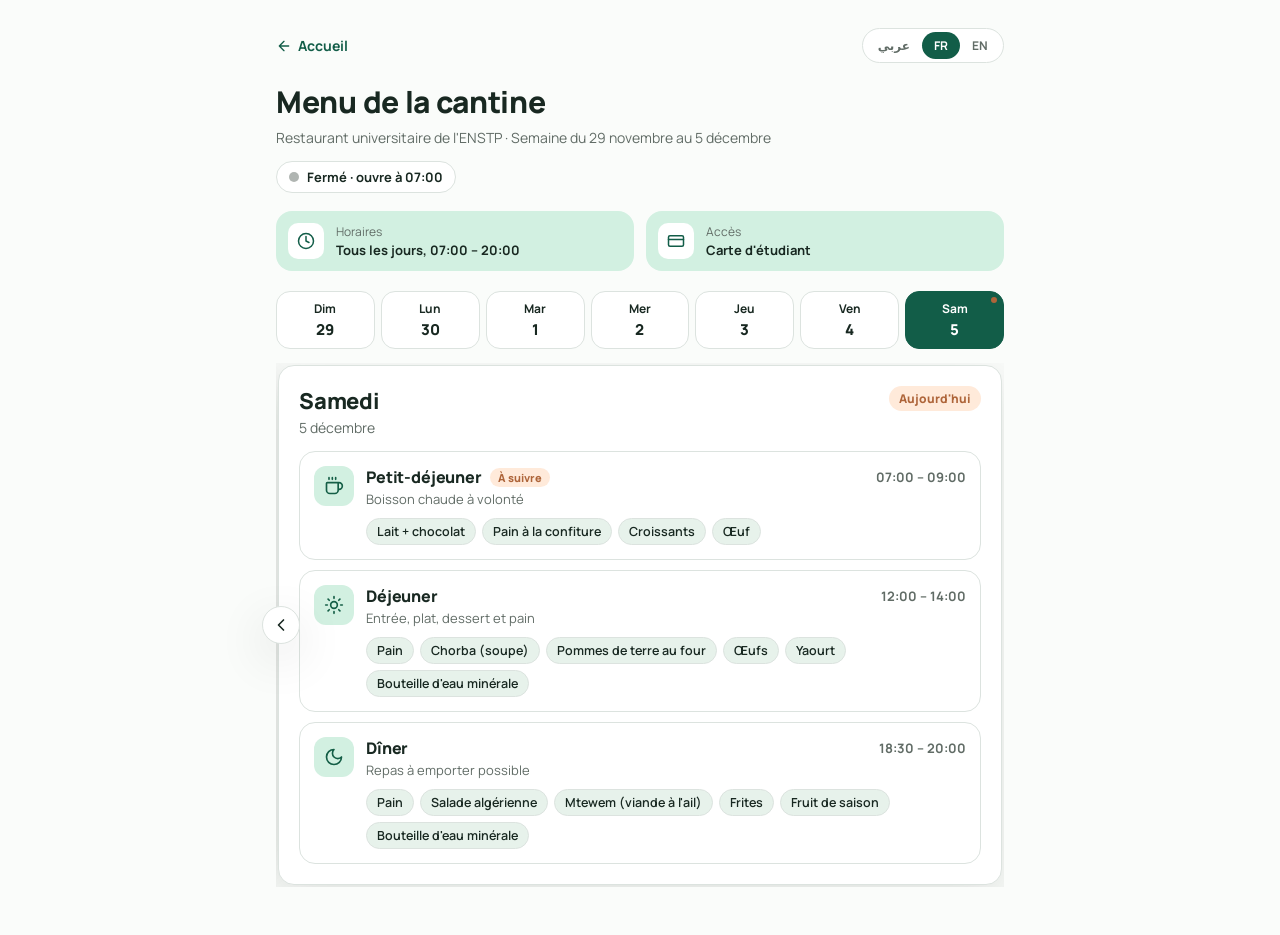
<file: cantine.html>
<!DOCTYPE html>
<html lang="fr">
<head>
<meta charset="UTF-8">
<meta name="viewport" content="width=device-width, initial-scale=1">
<title>Menu de la cantine — ENSTP 360</title>
<link rel="preconnect" href="https://fonts.googleapis.com">
<link rel="preconnect" href="https://fonts.gstatic.com" crossorigin>
<link href="https://fonts.googleapis.com/css2?family=Manrope:wght@400;500;600;700;800&family=Cairo:wght@400;600;700&display=swap" rel="stylesheet">
<style>
:root{--background:oklch(.989 .003 155);--foreground:oklch(.26 .025 166);--card:oklch(1 0 0);--primary:oklch(.43 .079 169);--primary-foreground:oklch(1 0 0);--secondary:oklch(.95 .014 161);--muted:oklch(.965 .004 160);--muted-foreground:oklch(.52 .016 161);--border:oklch(.91 .009 159);--mint:oklch(.93 .038 163);--mint-ink:oklch(.43 .08 167);--peach:oklch(.95 .032 58);--peach-ink:oklch(.58 .11 50);--shadow:0 15px 50px oklch(.2 .02 160 / .12)}
html.dark{color-scheme:dark;--background:oklch(.17 .018 170);--foreground:oklch(.95 .01 160);--card:oklch(.22 .022 170);--primary:oklch(.74 .11 165);--primary-foreground:oklch(.17 .03 170);--secondary:oklch(.28 .022 170);--muted:oklch(.26 .02 170);--muted-foreground:oklch(.74 .02 165);--border:oklch(1 0 0 / 12%);--mint:oklch(.32 .05 165);--mint-ink:oklch(.85 .08 165);--peach:oklch(.32 .05 58);--peach-ink:oklch(.87 .08 58);--shadow:0 15px 50px oklch(0 0 0 / .4)}
*{box-sizing:border-box}
*,*::before{transition:background-color .45s cubic-bezier(.4,0,.2,1),color .45s cubic-bezier(.4,0,.2,1),border-color .45s cubic-bezier(.4,0,.2,1)}
body{margin:0;background:var(--background);color:var(--foreground);font-family:'Manrope',system-ui,sans-serif;font-size:14px}
body.ar{font-family:'Cairo','Manrope',sans-serif}
h1,h2,h3{margin:0;font-weight:800;letter-spacing:-.01em}
button{font:inherit;cursor:pointer;color:inherit}
button:focus-visible,a:focus-visible{outline:2px solid var(--primary);outline-offset:2px}
.wrap{max-width:768px;margin:0 auto;padding:28px 20px 48px}
.top{display:flex;justify-content:space-between;align-items:center;gap:12px}
.back{display:inline-flex;align-items:center;gap:6px;color:var(--primary);font-weight:700;text-decoration:none}.back svg{width:16px;height:16px}
body.ar .back svg{transform:scaleX(-1)}
.lang{display:inline-flex;border:1px solid var(--border);border-radius:999px;padding:3px;background:var(--card)}
.lang button{border:0;background:none;padding:5px 12px;border-radius:999px;font-weight:700;font-size:12px;color:var(--muted-foreground)}
.lang button.on{background:var(--primary);color:var(--primary-foreground)}
h1{font-size:30px;margin-top:18px}
.sub{color:var(--muted-foreground);margin:6px 0 0}
.status{margin-top:14px;display:inline-flex;align-items:center;gap:8px;background:var(--card);border:1px solid var(--border);border-radius:999px;padding:6px 12px;font-weight:700;font-size:13px}
.dot{position:relative;width:10px;height:10px;border-radius:50%;background:color-mix(in oklab,var(--muted-foreground) 50%,transparent)}
.dot.on{background:var(--primary)}
.dot.on::after{content:"";position:absolute;inset:0;border-radius:50%;background:var(--primary);animation:ping 1.6s cubic-bezier(0,0,.2,1) infinite}
@keyframes ping{75%,100%{transform:scale(2.4);opacity:0}}
@media (prefers-reduced-motion:reduce){.dot.on::after{animation:none}}
.info{display:grid;gap:12px;margin-top:18px;grid-template-columns:1fr 1fr}
.tile{display:flex;align-items:center;gap:12px;background:var(--mint);border-radius:16px;padding:12px}
.tile .ic{width:36px;height:36px;border-radius:10px;background:var(--card);color:var(--primary);display:grid;place-items:center;flex-shrink:0}
.ic svg{width:18px;height:18px}
.tile small{display:block;font-size:12px;color:var(--muted-foreground)}.tile b{font-size:13px}
.tabs{display:grid;grid-template-columns:repeat(7,1fr);gap:6px;margin-top:20px}
.tab{position:relative;border:1px solid var(--border);background:var(--card);border-radius:14px;padding:8px 2px;font-weight:700;font-size:12px;display:flex;flex-direction:column;align-items:center;gap:2px}
.tab small{font-size:15px;font-weight:800}
.tab.sel{background:var(--primary);color:var(--primary-foreground);border-color:var(--primary)}
.tab i{position:absolute;top:5px;inset-inline-end:6px;width:6px;height:6px;border-radius:50%;background:var(--peach-ink)}
.stage{position:relative;margin-top:14px}
.viewport{display:flex;overflow-x:auto;scroll-snap-type:x mandatory;scrollbar-width:none;direction:ltr}
.viewport::-webkit-scrollbar{display:none}
.slide{flex:0 0 100%;scroll-snap-align:start;padding:2px}
body.ar .slide{direction:rtl}
.card{background:var(--card);border:1px solid var(--border);border-radius:16px;box-shadow:var(--shadow);padding:20px}
.head{display:flex;justify-content:space-between;align-items:flex-start;gap:10px;margin-bottom:14px}
.head h2{font-size:22px}.date{margin:2px 0 0;color:var(--muted-foreground)}
.today-badge{background:var(--peach);color:var(--peach-ink);font-weight:800;font-size:12px;border-radius:999px;padding:4px 10px}
.meals{display:grid;gap:10px}
.meal{display:flex;gap:12px;border:1px solid var(--border);border-radius:16px;padding:14px}
.meal.now{border-color:var(--primary);background:color-mix(in oklab,var(--primary) 8%,var(--card))}
.meal.done{opacity:.6}
.meal .icon{width:40px;height:40px;border-radius:12px;background:var(--mint);color:var(--mint-ink);display:grid;place-items:center;flex-shrink:0}
.meal .icon svg{width:20px;height:20px}
.meal .body{flex:1;min-width:0}
.row{display:flex;justify-content:space-between;gap:8px;flex-wrap:wrap;align-items:center}
.title{display:flex;align-items:center;gap:8px;flex-wrap:wrap}.title h3{font-size:16px}
.time{color:var(--muted-foreground);font-weight:700;font-size:13px}
.tag{font-size:11px;font-weight:800;border-radius:999px;padding:2px 8px}
.tag.now{background:var(--primary);color:var(--primary-foreground)}
.tag.next{background:var(--peach);color:var(--peach-ink)}
.tag.done{background:var(--muted);color:var(--muted-foreground)}
.info2{color:var(--muted-foreground);font-size:13px;margin-top:2px}
.chips{display:flex;flex-wrap:wrap;gap:6px;margin-top:10px}
.chips span{background:var(--secondary);border:1px solid var(--border);border-radius:999px;padding:4px 10px;font-size:12.5px;font-weight:600}
.nav{position:absolute;top:50%;transform:translateY(-50%);width:38px;height:38px;border-radius:50%;border:1px solid var(--border);background:var(--card);box-shadow:var(--shadow);display:grid;place-items:center}
.nav.l{left:-14px}.nav.r{right:-14px}.nav:disabled{opacity:0;pointer-events:none}
@media (max-width:640px){.nav{display:none}.info{grid-template-columns:1fr}h1{font-size:24px}.tab{font-size:10px}.tab small{font-size:13px}}
.reset{display:none;margin:14px auto 0;border:1px solid var(--border);background:var(--card);border-radius:999px;padding:8px 16px;font-weight:700;color:var(--primary)}
.reset.show{display:block}
body.embed .back{visibility:hidden}body.embed .top{padding-inline-end:44px}body.embed .wrap{padding-top:16px}
</style>
<script>try{var q=new URLSearchParams(location.search);if(q.get("dark")==="1"||(parent!==window&&parent.document.documentElement.classList.contains("dark")))document.documentElement.classList.add("dark")}catch(e){}</script>
</head>
<body>
<div class="wrap">
  <div class="top"><a class="back" href="index.html"><svg viewBox="0 0 24 24" fill="none" stroke="currentColor" stroke-width="2" stroke-linecap="round" stroke-linejoin="round"><path d="M19 12H5M12 19l-7-7 7-7"/></svg> <span id="t-back">Accueil</span></a>
  <div class="lang" role="group" aria-label="Langue / Language / اللغة"><button data-l="ar" lang="ar">عربي</button><button data-l="fr">FR</button><button data-l="en">EN</button></div></div>
  <h1 id="t-title">Menu de la cantine</h1>
  <p class="sub" id="week">Restaurant universitaire de l'ENSTP</p>
  <div class="status" aria-live="polite"><span class="dot" id="dot"></span><span id="open">Horaires : 07:00 – 20:00</span></div>

  <div class="info">
    <div class="tile"><div class="ic"><svg viewBox="0 0 24 24" fill="none" stroke="currentColor" stroke-width="2" stroke-linecap="round" stroke-linejoin="round"><circle cx="12" cy="12" r="10"/><path d="M12 6v6l4 2"/></svg></div><div><small id="t-hours">Horaires</small><b id="t-hoursv">Tous les jours, 07:00 – 20:00</b></div></div>
    <div class="tile"><div class="ic"><svg viewBox="0 0 24 24" fill="none" stroke="currentColor" stroke-width="2" stroke-linecap="round" stroke-linejoin="round"><rect x="2" y="5" width="20" height="14" rx="2"/><path d="M2 10h20"/></svg></div><div><small id="t-access">Accès</small><b id="t-accessv">Carte d'étudiant</b></div></div>
  </div>

  <div class="tabs" id="tabs" role="tablist" aria-label="Jours de la semaine"></div>
  <div class="stage">
    <div class="viewport" id="viewport"></div>
    <button class="nav l" id="prev" aria-label="Jour précédent"><svg viewBox="0 0 24 24" fill="none" stroke="currentColor" stroke-width="2" stroke-linecap="round" stroke-linejoin="round" style="width:20px;height:20px"><path d="M15 18l-6-6 6-6"/></svg></button>
    <button class="nav r" id="next" aria-label="Jour suivant"><svg viewBox="0 0 24 24" fill="none" stroke="currentColor" stroke-width="2" stroke-linecap="round" stroke-linejoin="round" style="width:20px;height:20px"><path d="M9 18l6-6-6-6"/></svg></button>
  </div>
  <button class="reset" id="reset"></button>
</div>

<script>
  /* ================== LANGUAGES ================== */
  const L = {
    fr: { loc: "fr-FR", back: "Accueil", title: "Menu de la cantine", sub: "Restaurant universitaire de l'ENSTP",
      weekSame: (a,b,m) => `Semaine du ${a} au ${b} ${m}`, weekDiff: (a,b) => `Semaine du ${a} au ${b}`,
      open: c => `Ouvert maintenant · ferme à ${c}`, closedEarly: o => `Fermé · ouvre à ${o}`, closedLate: o => `Fermé · ouvre demain à ${o}`,
      hours: "Horaires", hoursV: "Tous les jours, 07:00 – 20:00", access: "Accès", accessV: "Carte d'étudiant",
      today: "Aujourd'hui", now: "En cours", next: "À suivre", done: "Terminé", reset: "Revenir à aujourd'hui",
      meals: ["Petit-déjeuner","Déjeuner","Dîner"], info: ["Boisson chaude à volonté","Entrée, plat, dessert et pain","Repas à emporter possible"],
      days: ["Dimanche","Lundi","Mardi","Mercredi","Jeudi","Vendredi","Samedi"], short: ["Dim","Lun","Mar","Mer","Jeu","Ven","Sam"],
      prev: "Jour précédent", nxt: "Jour suivant", pageTitle: "Menu de la cantine — ENSTP 360" },
    en: { loc: "en-GB", back: "Home", title: "Canteen menu", sub: "ENSTP university restaurant",
      weekSame: (a,b,m) => `Week of ${a} – ${b} ${m}`, weekDiff: (a,b) => `Week of ${a} – ${b}`,
      open: c => `Open now · closes at ${c}`, closedEarly: o => `Closed · opens at ${o}`, closedLate: o => `Closed · opens tomorrow at ${o}`,
      hours: "Opening hours", hoursV: "Every day, 07:00 – 20:00", access: "Access", accessV: "Student card",
      today: "Today", now: "Now serving", next: "Up next", done: "Finished", reset: "Back to today",
      meals: ["Breakfast","Lunch","Dinner"], info: ["Hot drink as much as you like","Starter, main, dessert and bread","Takeaway available"],
      days: ["Sunday","Monday","Tuesday","Wednesday","Thursday","Friday","Saturday"], short: ["Sun","Mon","Tue","Wed","Thu","Fri","Sat"],
      prev: "Previous day", nxt: "Next day", pageTitle: "Canteen menu — ENSTP 360" },
    ar: { loc: "ar-DZ-u-nu-latn", back: "الرئيسية", title: "قائمة المطعم", sub: "المطعم الجامعي · ENSTP",
      weekSame: (a,b,m) => `أسبوع من ${a} إلى ${b} ${m}`, weekDiff: (a,b) => `أسبوع من ${a} إلى ${b}`,
      open: c => `مفتوح الآن · يُغلق عند ${c}`, closedEarly: o => `مغلق · يفتح عند ${o}`, closedLate: o => `مغلق · يفتح غدًا عند ${o}`,
      hours: "أوقات العمل", hoursV: "كل يوم، 07:00 – 20:00", access: "الدخول", accessV: "بطاقة الطالب",
      today: "اليوم", now: "جارٍ الآن", next: "التالية", done: "انتهت", reset: "العودة إلى اليوم",
      meals: ["فطور الصباح","الغداء","العشاء"], info: ["مشروب ساخن بلا حدود","مقبلات، طبق رئيسي، تحلية وخبز","إمكانية أخذ الوجبة"],
      days: ["الأحد","الاثنين","الثلاثاء","الأربعاء","الخميس","الجمعة","السبت"], short: ["أحد","اثنين","ثلاثاء","أربعاء","خميس","جمعة","سبت"],
      prev: "اليوم السابق", nxt: "اليوم التالي", pageTitle: "قائمة المطعم — ENSTP 360" }
  };

  // Arabic dish → [Français, English]. Dishes not listed here stay in Arabic.
  const D = {
    "حليب + شكولاطة": ["Lait + chocolat", "Milk + chocolate"],
    "خبز": ["Pain", "Bread"],
    "خبز بالمربى": ["Pain à la confiture", "Bread with jam"],
    "خبز بالزبدة": ["Pain au beurre", "Bread with butter"],
    "خبز بالشكولاطة": ["Pain au chocolat (tartine)", "Bread with chocolate"],
    "هلاليات": ["Croissants", "Croissants"],
    "ياغورت": ["Yaourt", "Yogurt"],
    "عدس": ["Lentilles", "Lentils"],
    "سلطة متنوعة": ["Salade variée", "Mixed salad"],
    "بيض": ["Œufs", "Eggs"],
    "بيضة": ["Œuf", "Egg"],
    "فاكهة الموسم": ["Fruit de saison", "Seasonal fruit"],
    "فاكهة": ["Fruit", "Fruit"],
    "قارورة ماء معدني": ["Bouteille d'eau minérale", "Bottle of mineral water"],
    "تليتلي": ["Tlitli (pâtes)", "Tlitli (pasta dish)"],
    "دجاج محمر": ["Poulet rôti", "Roast chicken"],
    "حلويات جافة": ["Gâteaux secs", "Dry biscuits"],
    "عصير فواكه": ["Jus de fruits", "Fruit juice"],
    "عصير الفواكه": ["Jus de fruits", "Fruit juice"],
    "معكرونة أو سباغيتي": ["Macaronis ou spaghetti", "Macaroni or spaghetti"],
    "تونة": ["Thon", "Tuna"],
    "شطيطحة لحم (قطع)": ["Chtitha de viande (morceaux)", "Chtitha meat stew (pieces)"],
    "قلب اللوز": ["Qalb el louz (gâteau aux amandes)", "Qalb el louz (almond pastry)"],
    "مادلان": ["Madeleine", "Madeleine"],
    "فاصوليا": ["Haricots", "Beans"],
    "جبن": ["Fromage", "Cheese"],
    "شربة": ["Chorba (soupe)", "Chorba (soup)"],
    "أرز بالدجاج": ["Riz au poulet", "Chicken rice"],
    "كريم ديسير": ["Crème dessert", "Crème dessert"],
    "حساء": ["Soupe", "Soup"],
    "سردين علب": ["Sardines en boîte", "Canned sardines"],
    "كباب": ["Kebab", "Kebab"],
    "لحم قطع": ["Viande (morceaux)", "Meat (pieces)"],
    "خضار بالمرق أو بطاطا مهروسة": ["Légumes en sauce ou purée", "Vegetables in broth or mashed potatoes"],
    "شربة بالخضر": ["Chorba aux légumes", "Vegetable chorba (soup)"],
    "كسكسي": ["Couscous", "Couscous"],
    "طاجين الزيتون": ["Tajine aux olives", "Olive tagine"],
    "لحم": ["Viande", "Meat"],
    "بطاطا كوشة": ["Pommes de terre au four", "Oven-baked potatoes"],
    "سلطة جزائرية": ["Salade algérienne", "Algerian salad"],
    "مثوم": ["Mtewem (viande à l'ail)", "Mtewem (garlic meat)"],
    "بطاطا مقلية": ["Frites", "Fries"],
    "سلطة ماسيدوان": ["Salade macédoine", "Macédoine salad"],
    "فولوفان": ["Vol-au-vent", "Vol-au-vent"]
  };

  /* ================== MENU DATA (Arabic, from the official table) ================== */
  const W = "قارورة ماء معدني";
  const MENU = [
    ["Dimanche","Dim",[
      ["حليب + شكولاطة","خبز بالمربى","هلاليات","ياغورت"],
      ["خبز","سلطة متنوعة","عدس","بيض","فاكهة الموسم",W],
      ["خبز","سلطة متنوعة","تليتلي","دجاج محمر","فاكهة الموسم",W]]],
    ["Lundi","Lun",[
      ["حليب + شكولاطة","خبز بالمربى","حلويات جافة","عصير فواكه"],
      ["خبز","سلطة متنوعة","معكرونة أو سباغيتي","تونة","عصير فواكه",W],
      ["خبز","سلطة متنوعة","شطيطحة لحم (قطع)","فاكهة الموسم",W,"قلب اللوز"]]],
    ["Mardi","Mar",[
      ["حليب + شكولاطة","خبز بالمربى","مادلان","فاكهة"],
      ["خبز","فاصوليا","جبن","فاكهة الموسم",W],
      ["خبز","شربة","أرز بالدجاج","كريم ديسير",W]]],
    ["Mercredi","Mer",[
      ["حليب + شكولاطة","خبز بالزبدة","خبز بالشكولاطة","بيضة"],
      ["خبز","حساء","تليتلي","سردين علب","فاكهة الموسم",W],
      ["خبز","سلطة متنوعة","كباب","لحم قطع","فاكهة الموسم",W]]],
    ["Jeudi","Jeu",[
      ["حليب + شكولاطة","خبز بالمربى","مادلان","جبن"],
      ["سلطة متنوعة","خضار بالمرق أو بطاطا مهروسة","بيض","ياغورت","فاكهة الموسم"],
      ["خبز","شربة بالخضر","كسكسي","دجاج محمر","عصير الفواكه",W,"قلب اللوز"]]],
    ["Vendredi","Ven",[
      ["حليب + شكولاطة","خبز بالمربى","حلويات جافة","عصير الفواكه"],
      ["خبز","فاصوليا","جبن","فاكهة الموسم",W],
      ["خبز","سلطة ماسيدوان","طاجين الزيتون","لحم","فاكهة الموسم",W,"فولوفان"]]],
    ["Samedi","Sam",[
      ["حليب + شكولاطة","خبز بالمربى","هلاليات","بيضة"],
      ["خبز","شربة","بطاطا كوشة","بيض","ياغورت",W],
      ["خبز","سلطة جزائرية","مثوم","بطاطا مقلية","فاكهة الموسم",W]]]
  ];

  const OPEN = 7*60, CLOSE = 20*60;
  const hhmm = m => String(Math.floor(m/60)).padStart(2,"0") + ":" + String(m%60).padStart(2,"0");
  const slots = [
    { start: 7*60, end: 9*60 },
    { start: 12*60, end: 14*60 },
    { start: 18*60+30, end: 20*60 }
  ];
  const icons = [
    '<svg viewBox="0 0 24 24" fill="none" stroke="currentColor" stroke-width="2" stroke-linecap="round" stroke-linejoin="round"><path d="M10 2v2M14 2v2M6 2v2M16 8a1 1 0 0 1 1 1v8a4 4 0 0 1-4 4H7a4 4 0 0 1-4-4V9a1 1 0 0 1 1-1h14a4 4 0 1 1 0 8h-1"/></svg>',
    '<svg viewBox="0 0 24 24" fill="none" stroke="currentColor" stroke-width="2" stroke-linecap="round" stroke-linejoin="round"><circle cx="12" cy="12" r="4"/><path d="M12 2v2M12 20v2M4.9 4.9l1.4 1.4M17.7 17.7l1.4 1.4M2 12h2M20 12h2M6.3 17.7l-1.4 1.4M19.1 4.9l-1.4 1.4"/></svg>',
    '<svg viewBox="0 0 24 24" fill="none" stroke="currentColor" stroke-width="2" stroke-linecap="round" stroke-linejoin="round"><path d="M12 3a6 6 0 0 0 9 9 9 9 0 1 1-9-9Z"/></svg>'
  ];

  let lang = "fr";
  const QS = new URLSearchParams(location.search);
  try { const saved = QS.get("lang") || localStorage.getItem("enstp-go-lang") || localStorage.getItem("cantine-lang"); if (saved && L[saved]) lang = saved; } catch (e) {}
  if (QS.has("embed")) document.body.classList.add("embed");
  document.querySelector(".back").addEventListener("click", e => { e.preventDefault(); if (parent !== window) parent.postMessage({ type: "cantine-close" }, "*"); else location.href = "index.html"; });
  window.addEventListener("message", e => { if (e.source === parent && e.data && e.data.type === "cantine-lang" && L[e.data.lang]) { lang = e.data.lang; build(); go(sel, false); } });
  const T = () => L[lang];
  const dishText = x => lang === "ar" || !D[x] ? x : D[x][lang === "fr" ? 0 : 1];
  const dishAttr = x => lang === "ar" || !D[x] ? 'dir="rtl" lang="ar"' : `lang="${lang}"`;

  const viewport = document.getElementById("viewport");
  const tabsEl = document.getElementById("tabs");
  const $ = id => document.getElementById(id);
  let now = new Date(), today = now.getDay(), sel = today;
  const dateOf = i => { const d = new Date(now); d.setDate(now.getDate() - today + i); return d; };
  const minutes = () => now.getHours()*60 + now.getMinutes();

  function build() {
    const t = T();
    const fmtDay = new Intl.DateTimeFormat(t.loc, { day: "numeric", month: "long" });
    const fmtMonth = new Intl.DateTimeFormat(t.loc, { month: "long" });
    const mins = minutes();

    // static texts
    document.documentElement.lang = lang;
    document.body.classList.toggle("ar", lang === "ar");
    document.title = t.pageTitle;
    $("t-back").textContent = t.back; $("t-title").textContent = t.title;
    $("t-hours").textContent = t.hours; $("t-hoursv").textContent = t.hoursV;
    $("t-access").textContent = t.access; $("t-accessv").textContent = t.accessV;
    $("reset").textContent = t.reset;
    $("prev").setAttribute("aria-label", t.prev); $("next").setAttribute("aria-label", t.nxt);
    document.querySelectorAll(".lang button").forEach(b => b.classList.toggle("on", b.dataset.l === lang));

    const first = dateOf(0), last = dateOf(6);
    const week = first.getMonth() === last.getMonth()
      ? t.weekSame(first.getDate(), last.getDate(), fmtMonth.format(last))
      : t.weekDiff(fmtDay.format(first), fmtDay.format(last));
    $("week").textContent = t.sub + " · " + week;

    const isOpen = mins >= OPEN && mins < CLOSE;
    $("dot").className = "dot" + (isOpen ? " on" : "");
    $("open").textContent = isOpen ? t.open(hhmm(CLOSE)) : mins < OPEN ? t.closedEarly(hhmm(OPEN)) : t.closedLate(hhmm(OPEN));

    tabsEl.innerHTML = MENU.map((_, i) => `
      <button class="tab ${i===sel?"sel":""}" role="tab" aria-selected="${i===sel}" aria-label="${t.days[i]}" data-i="${i}">
        ${t.short[i]}<small>${dateOf(i).getDate()}</small>${i===today?"<i></i>":""}
      </button>`).join("");

    const upcoming = slots.findIndex(m => mins < m.start);
    viewport.innerHTML = MENU.map((d, i) => `
      <div class="slide ${i===sel?"sel":""}">
        <div class="card">
          <div class="head">
            <div><h2>${t.days[i]}</h2><p class="date">${fmtDay.format(dateOf(i))}</p></div>
            ${i===today ? `<span class="today-badge">${t.today}</span>` : ""}
          </div>
          <div class="meals">
            ${slots.map((m, j) => {
              let st = "later";
              if (i === today) st = mins >= m.end ? "done" : mins >= m.start ? "now" : j === upcoming ? "next" : "later";
              const tag = st==="now" ? `<span class="tag now">${t.now}</span>` : st==="next" ? `<span class="tag next">${t.next}</span>` : st==="done" ? `<span class="tag done">${t.done}</span>` : "";
              return `<div class="meal ${st}">
                <div class="icon">${icons[j]}</div>
                <div class="body">
                  <div class="row"><div class="title"><h3>${t.meals[j]}</h3>${tag}</div><span class="time" dir="ltr">${hhmm(m.start)} – ${hhmm(m.end)}</span></div>
                  <div class="info2">${t.info[j]}</div>
                  <div class="chips">${MENU[i][2][j].map(x => `<span ${dishAttr(x)}>${dishText(x)}</span>`).join("")}</div>
                </div></div>`;
            }).join("")}
          </div>
        </div>
      </div>`).join("");
    updateUI();
  }

  function go(i, smooth = true) {
    sel = Math.max(0, Math.min(6, i));
    viewport.style.scrollBehavior = smooth ? "smooth" : "auto";
    viewport.scrollTo({ left: sel * viewport.clientWidth });
    updateUI();
  }
  function updateUI() {
    tabsEl.querySelectorAll(".tab").forEach((t, i) => { t.classList.toggle("sel", i === sel); t.setAttribute("aria-selected", i === sel); });
    viewport.querySelectorAll(".slide").forEach((s, i) => s.classList.toggle("sel", i === sel));
    $("prev").disabled = sel === 0;
    $("next").disabled = sel === 6;
    $("reset").classList.toggle("show", sel !== today);
  }

  tabsEl.addEventListener("click", e => { const b = e.target.closest(".tab"); if (b) go(+b.dataset.i); });
  $("prev").onclick = () => go(sel - 1);
  $("next").onclick = () => go(sel + 1);
  $("reset").onclick = () => go(today);
  document.querySelector(".lang").addEventListener("click", e => {
    const b = e.target.closest("button"); if (!b) return;
    lang = b.dataset.l;
    try { localStorage.setItem("cantine-lang", lang); } catch (err) {}
    build(); go(sel, false);
  });
  window.addEventListener("keydown", e => { if (e.key === "ArrowLeft") go(sel - 1); if (e.key === "ArrowRight") go(sel + 1); });
  let tm;
  viewport.addEventListener("scroll", () => {
    clearTimeout(tm);
    tm = setTimeout(() => { const i = Math.round(viewport.scrollLeft / viewport.clientWidth); if (i !== sel) { sel = i; updateUI(); } }, 80);
  });
  window.addEventListener("resize", () => go(sel, false));

  build();
  go(today, false);
  setInterval(() => { now = new Date(); const keep = sel; build(); go(keep, false); }, 60000);
</script>
</body>
</html>
</file>
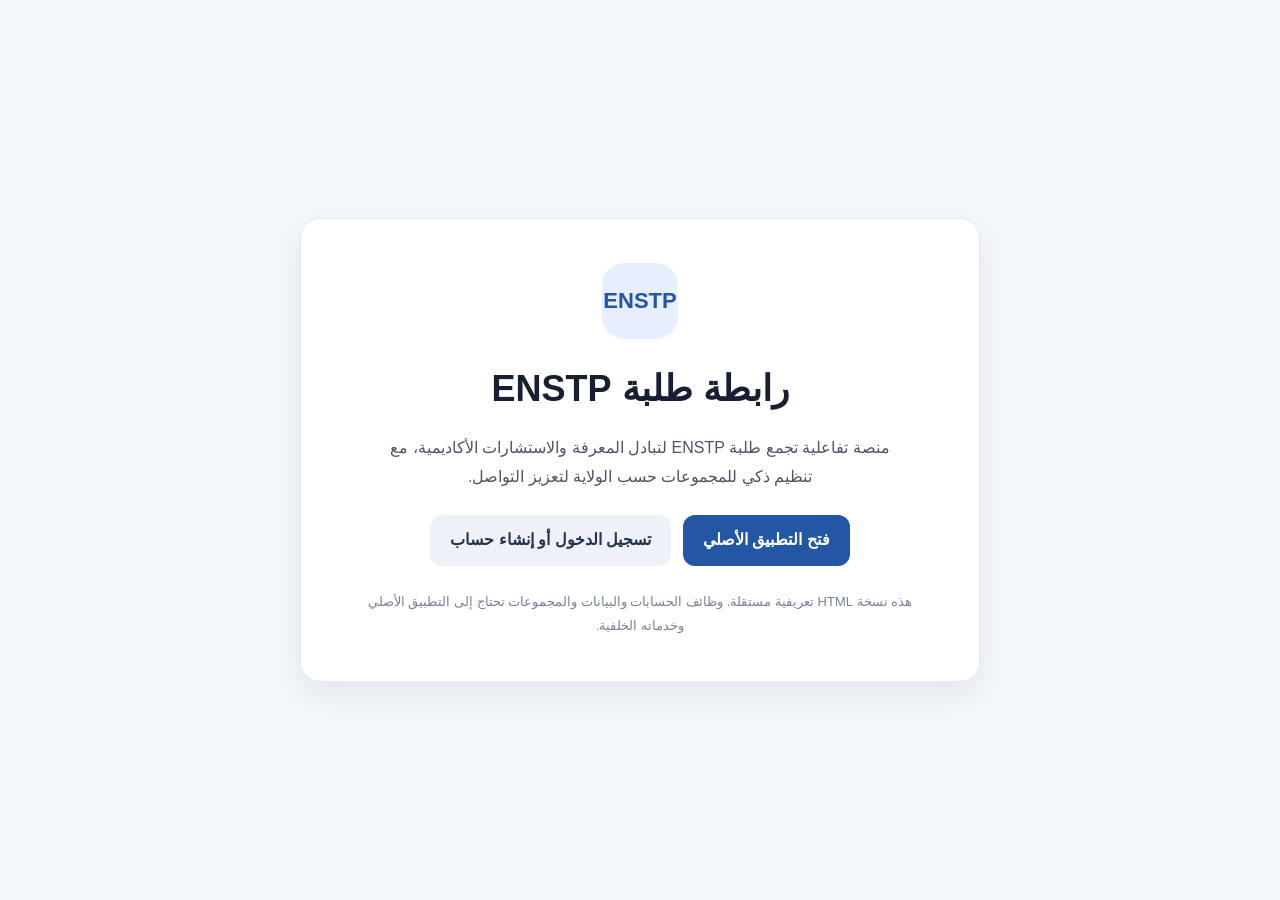
<file: enstp_rabita.html>
<!doctype html>
<html lang="ar" dir="rtl">
<head>
  <meta charset="utf-8">
  <meta name="viewport" content="width=device-width, initial-scale=1">
  <title>رابطة طلبة ENSTP</title>
  <meta name="description" content="رابطة طلبة ENSTP لتبادل المعرفة والاستشارات الأكاديمية والتواصل بين الطلبة.">
  <meta property="og:title" content="رابطة طلبة ENSTP · ENSTP 360">
  <meta property="og:description" content="تبادل المعرفة والاستشارات الأكاديمية والتواصل بين طلبة ENSTP.">
  <meta property="og:type" content="website">
  <meta name="twitter:card" content="summary">
  <style>
    :root { color-scheme: light; }
    * { box-sizing: border-box; }
    body {
      margin: 0; font-family: Tahoma, Arial, sans-serif;
      background: #f4f7fb; color: #172033; line-height: 1.8;
      min-height: 100vh; display: grid; place-items: center; padding: 24px;
    }
    main {
      width: min(680px, 100%); background: white; border-radius: 20px;
      padding: clamp(24px, 5vw, 44px); box-shadow: 0 12px 36px #17203314;
      text-align: center; border: 1px solid #e5eaf2;
    }
    .mark {
      width: 76px; height: 76px; margin: 0 auto 18px; border-radius: 22px;
      display: grid; place-items: center; background: #e7efff; color: #2456a6;
      font-weight: 800; font-size: 22px;
    }
    h1 { margin: 0 0 12px; font-size: clamp(25px, 5vw, 36px); }
    p { color: #4b5568; margin: 0 auto 24px; max-width: 520px; }
    .actions { display: flex; flex-wrap: wrap; gap: 12px; justify-content: center; }
    a {
      display: inline-block; text-decoration: none; padding: 11px 20px;
      border-radius: 12px; background: #2456a6; color: white; font-weight: 700;
    }
    a.secondary { background: #eef2f8; color: #23334d; }
    .note { font-size: 13px; margin-top: 24px; color: #778195; }
  </style>
</head>
<body>
  <main>
    <div class="mark" aria-hidden="true">ENSTP</div>
    <h1>رابطة طلبة ENSTP</h1>
    <p>منصة تفاعلية تجمع طلبة ENSTP لتبادل المعرفة والاستشارات الأكاديمية، مع تنظيم ذكي للمجموعات حسب الولاية لتعزيز التواصل.</p>
    <div class="actions">
      <a href="https://enstp-copy-bf0b8df9.base44.app/" target="_blank" rel="noopener">فتح التطبيق الأصلي</a>
      <a class="secondary" href="https://enstp-copy-bf0b8df9.base44.app/" target="_blank" rel="noopener">تسجيل الدخول أو إنشاء حساب</a>
    </div>
    <div class="note">هذه نسخة HTML تعريفية مستقلة. وظائف الحسابات والبيانات والمجموعات تحتاج إلى التطبيق الأصلي وخدماته الخلفية.</div>
  </main>
</body>
</html>
</file>
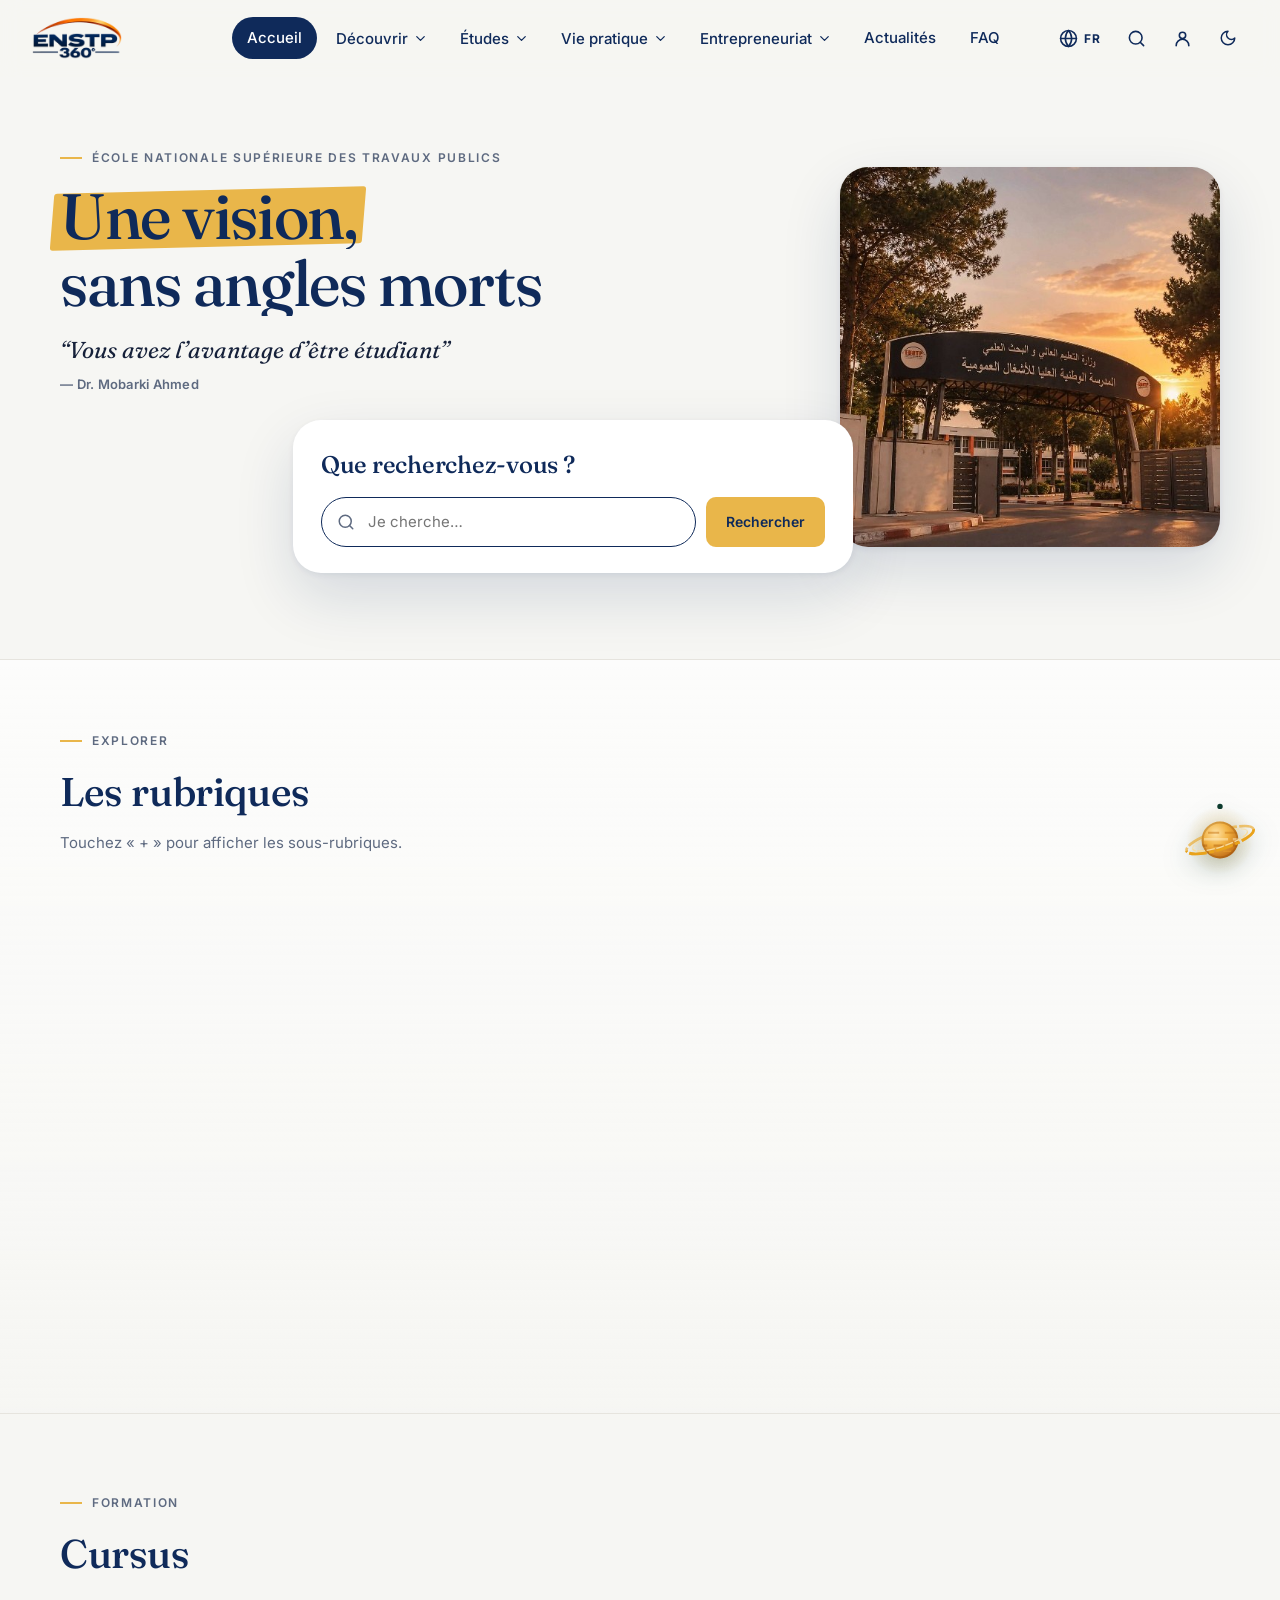
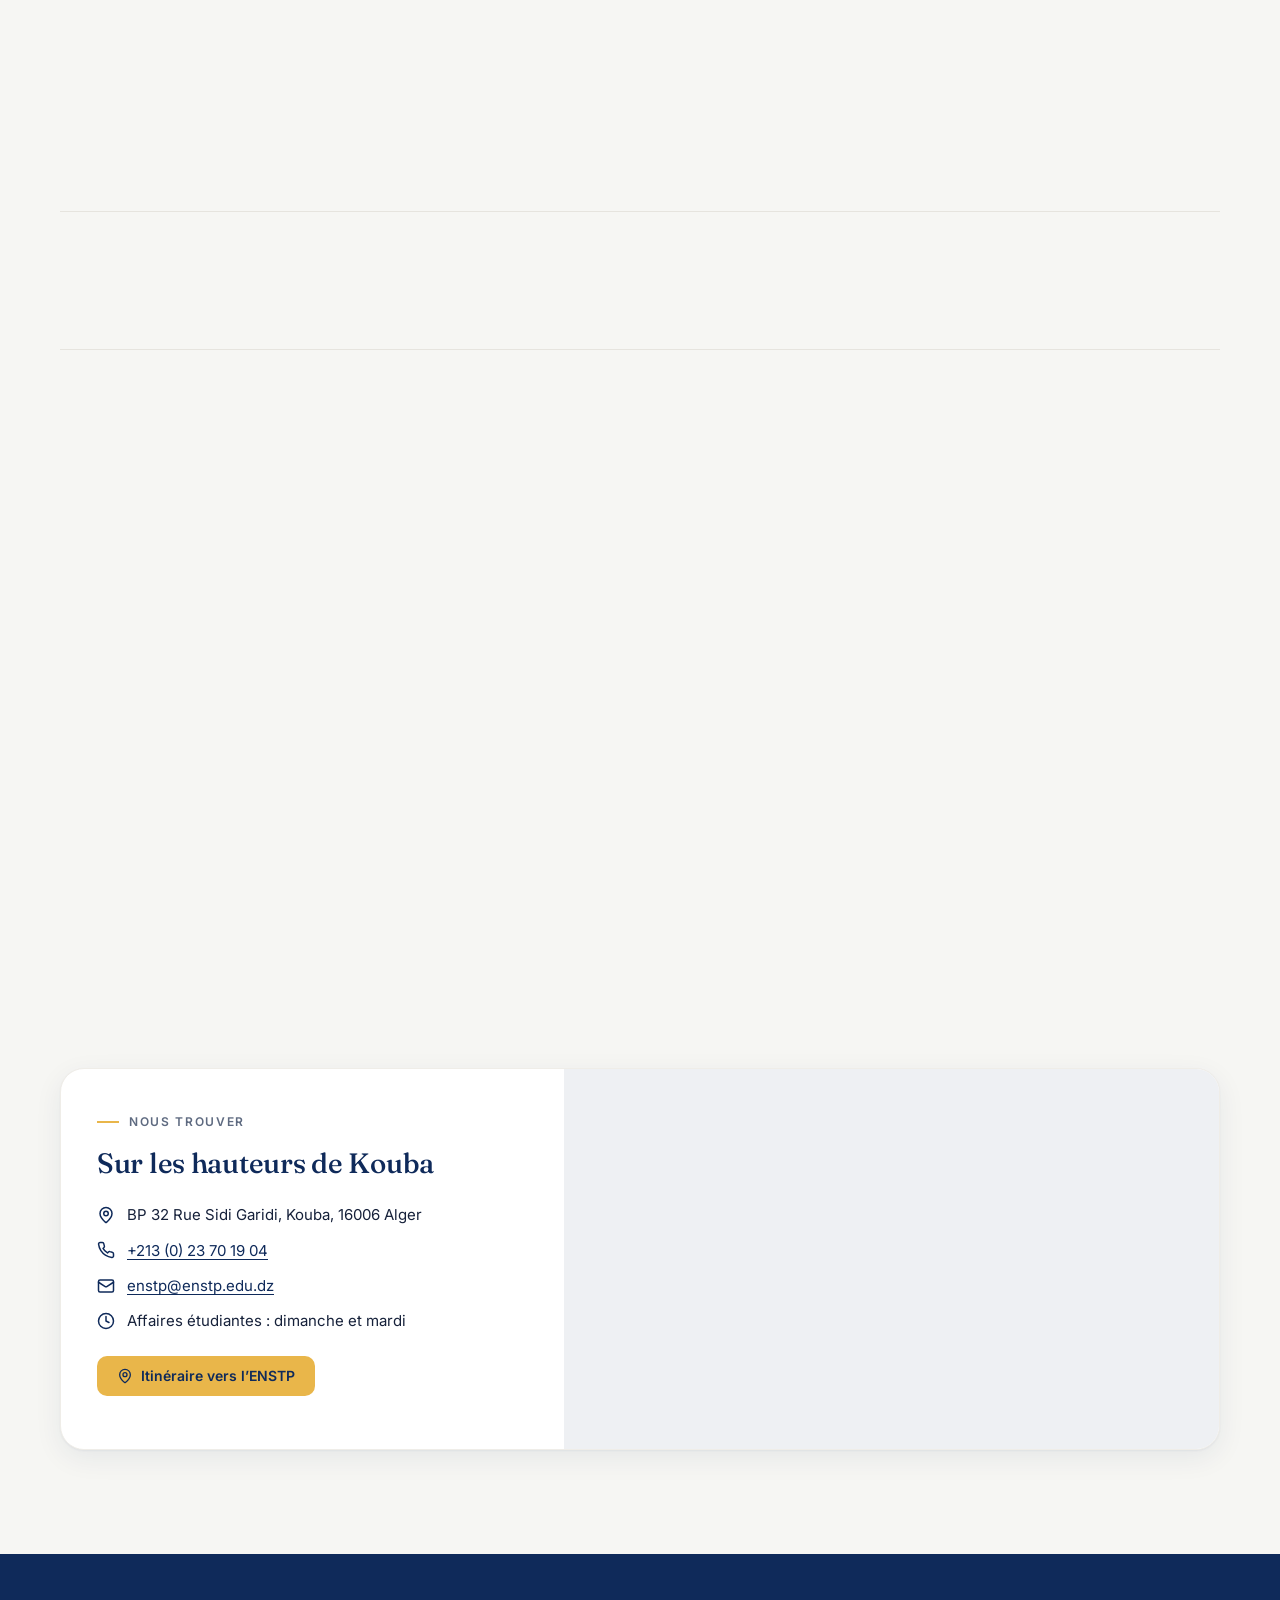
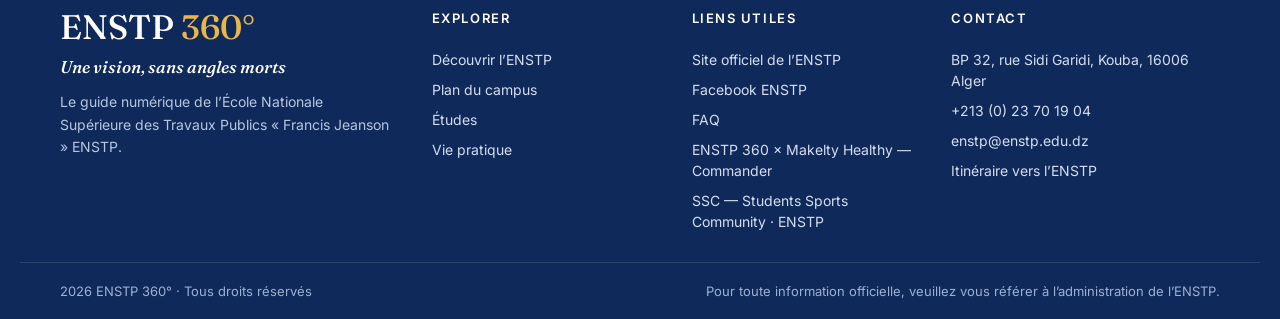
<file: guide.html>
<!doctype html><html lang="fr"><meta charset="utf-8"><title>ENSTP 360</title><meta http-equiv="refresh" content="0;url=index.html"><script>location.replace("index.html"+location.hash)</script><a href="index.html">ENSTP 360</a></html>
</file>
